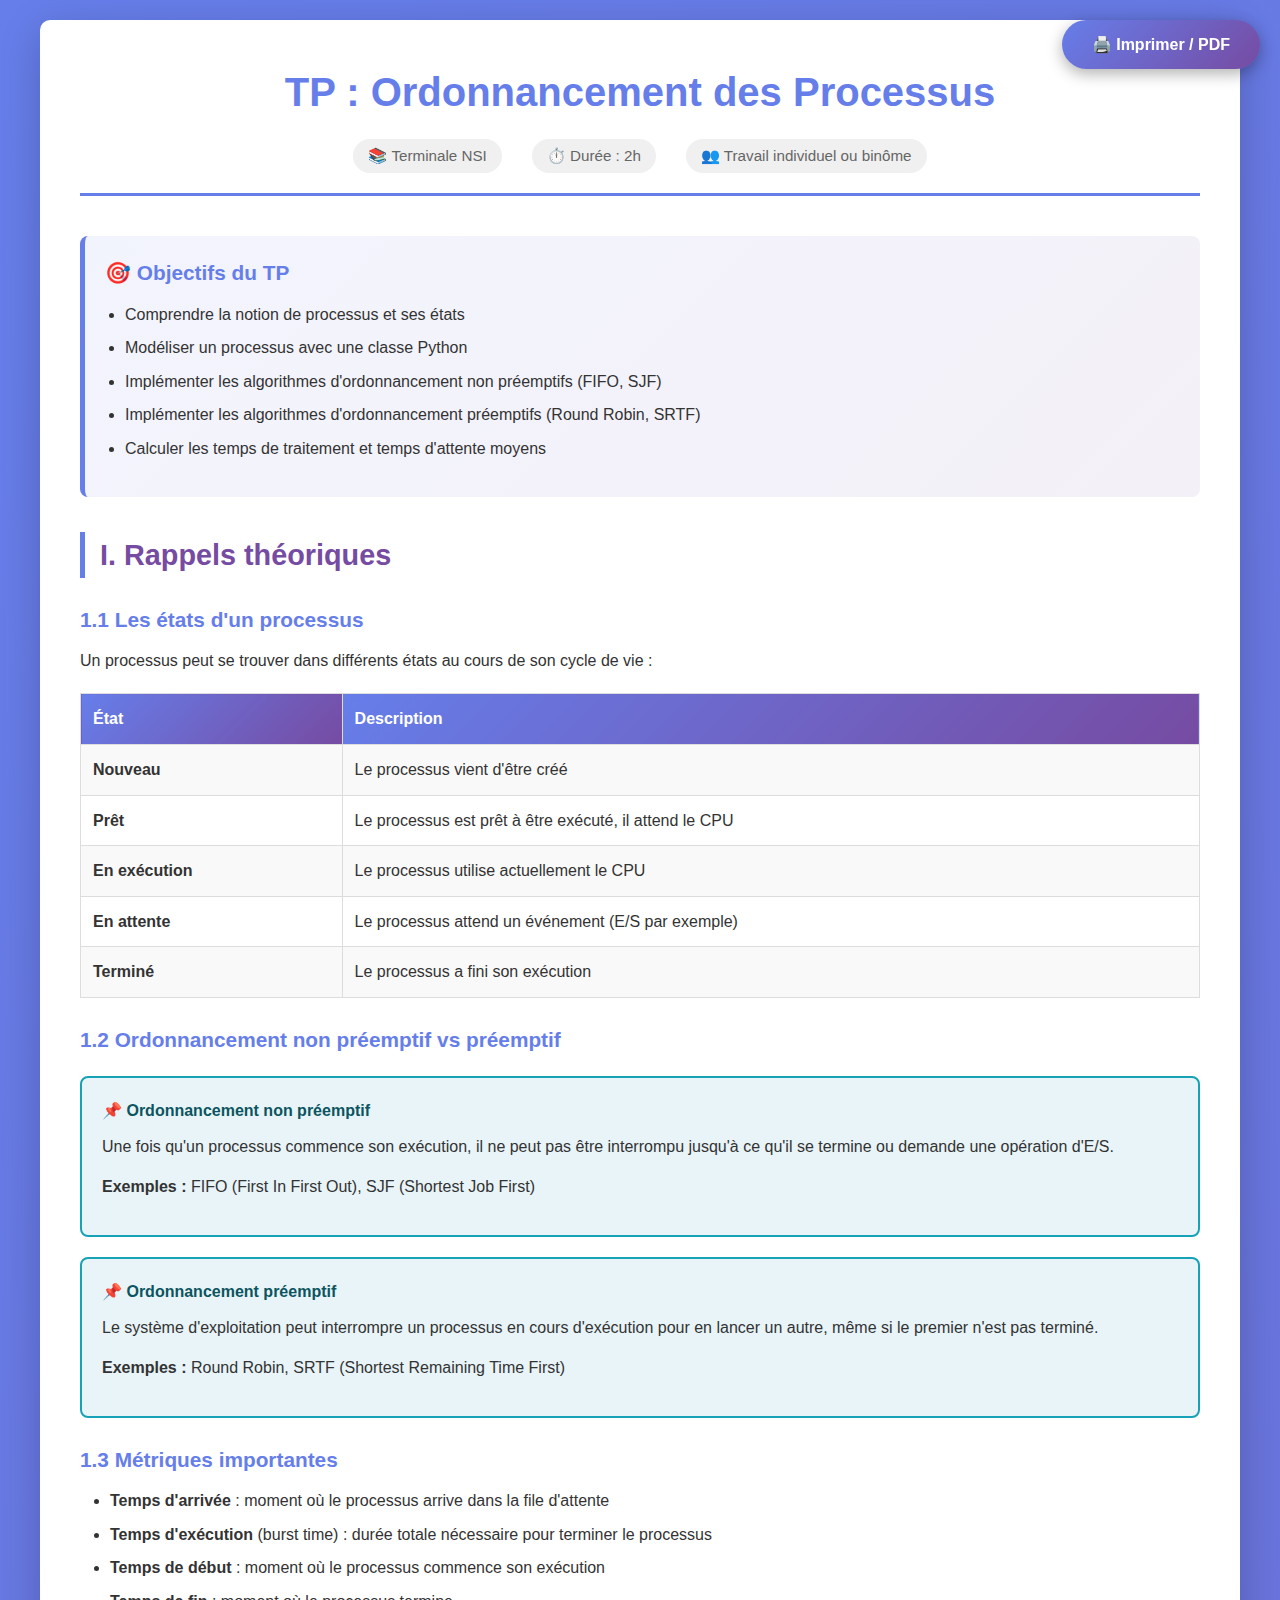
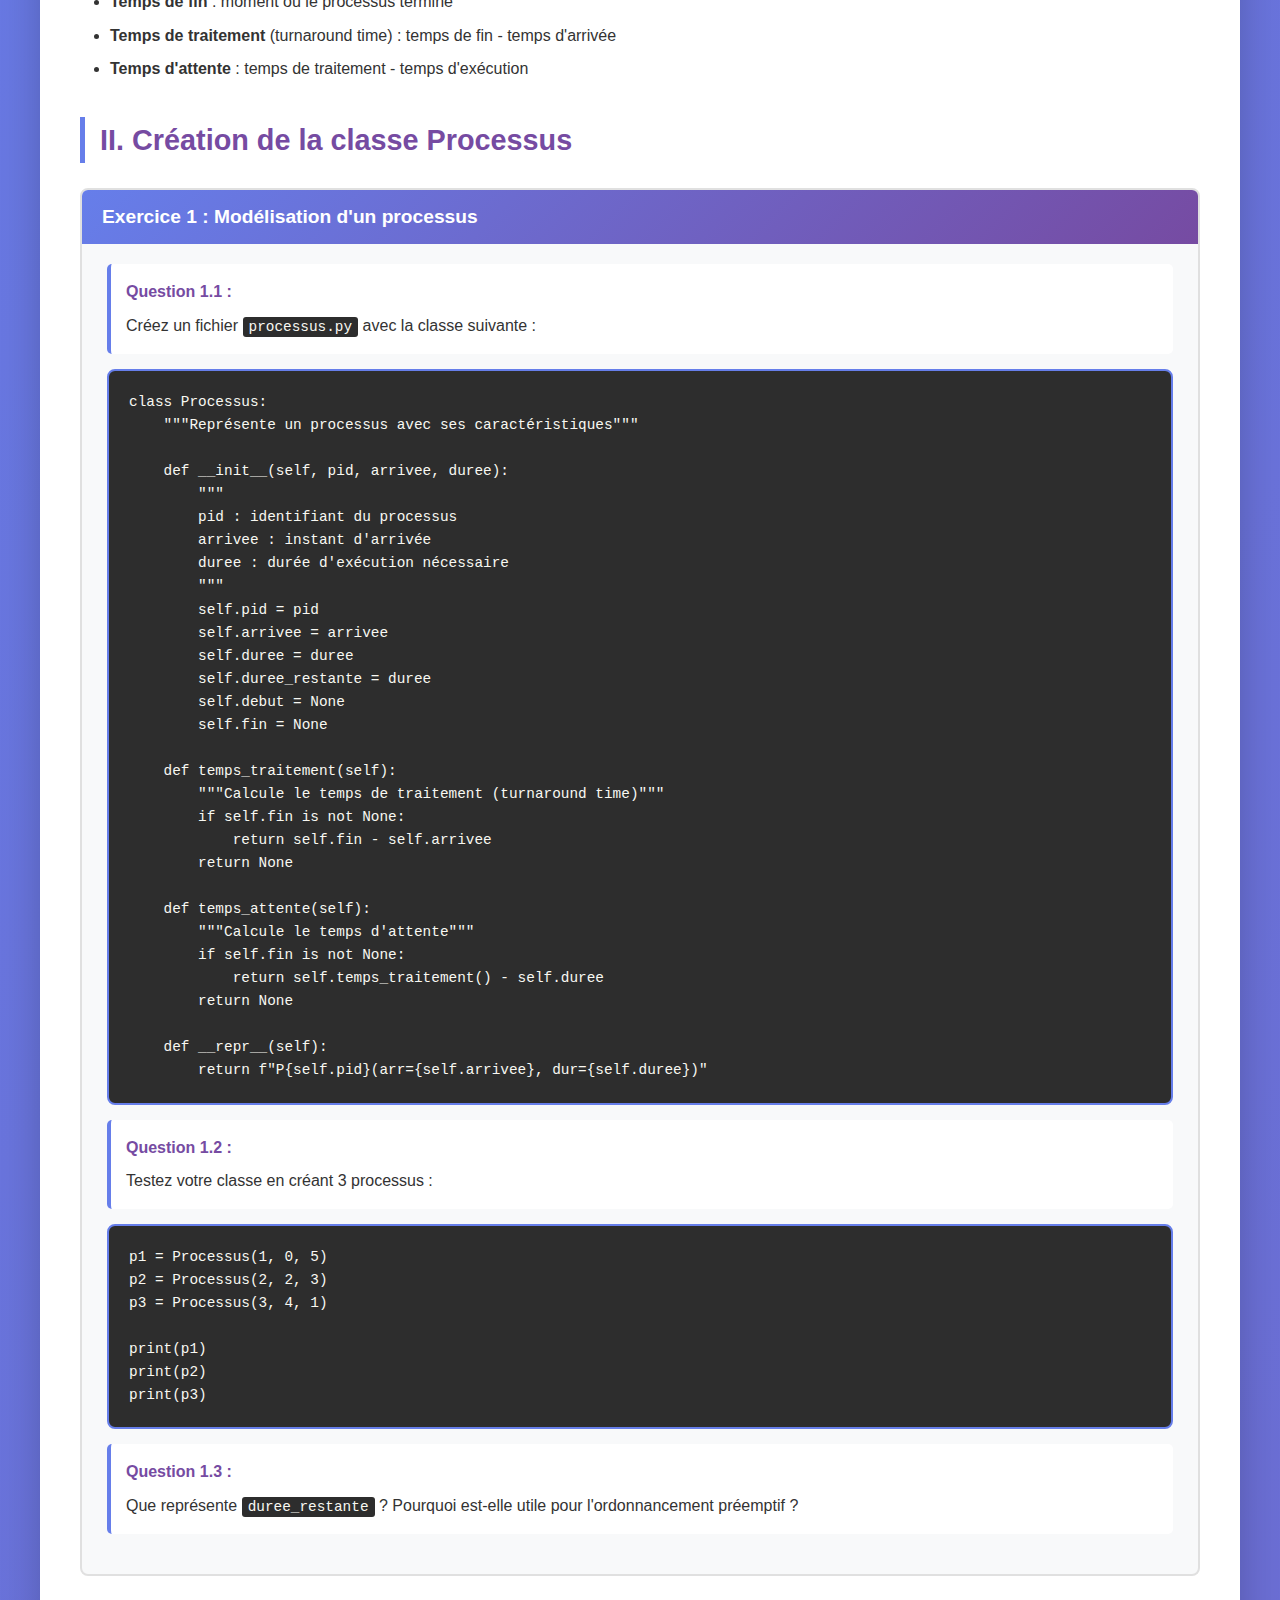
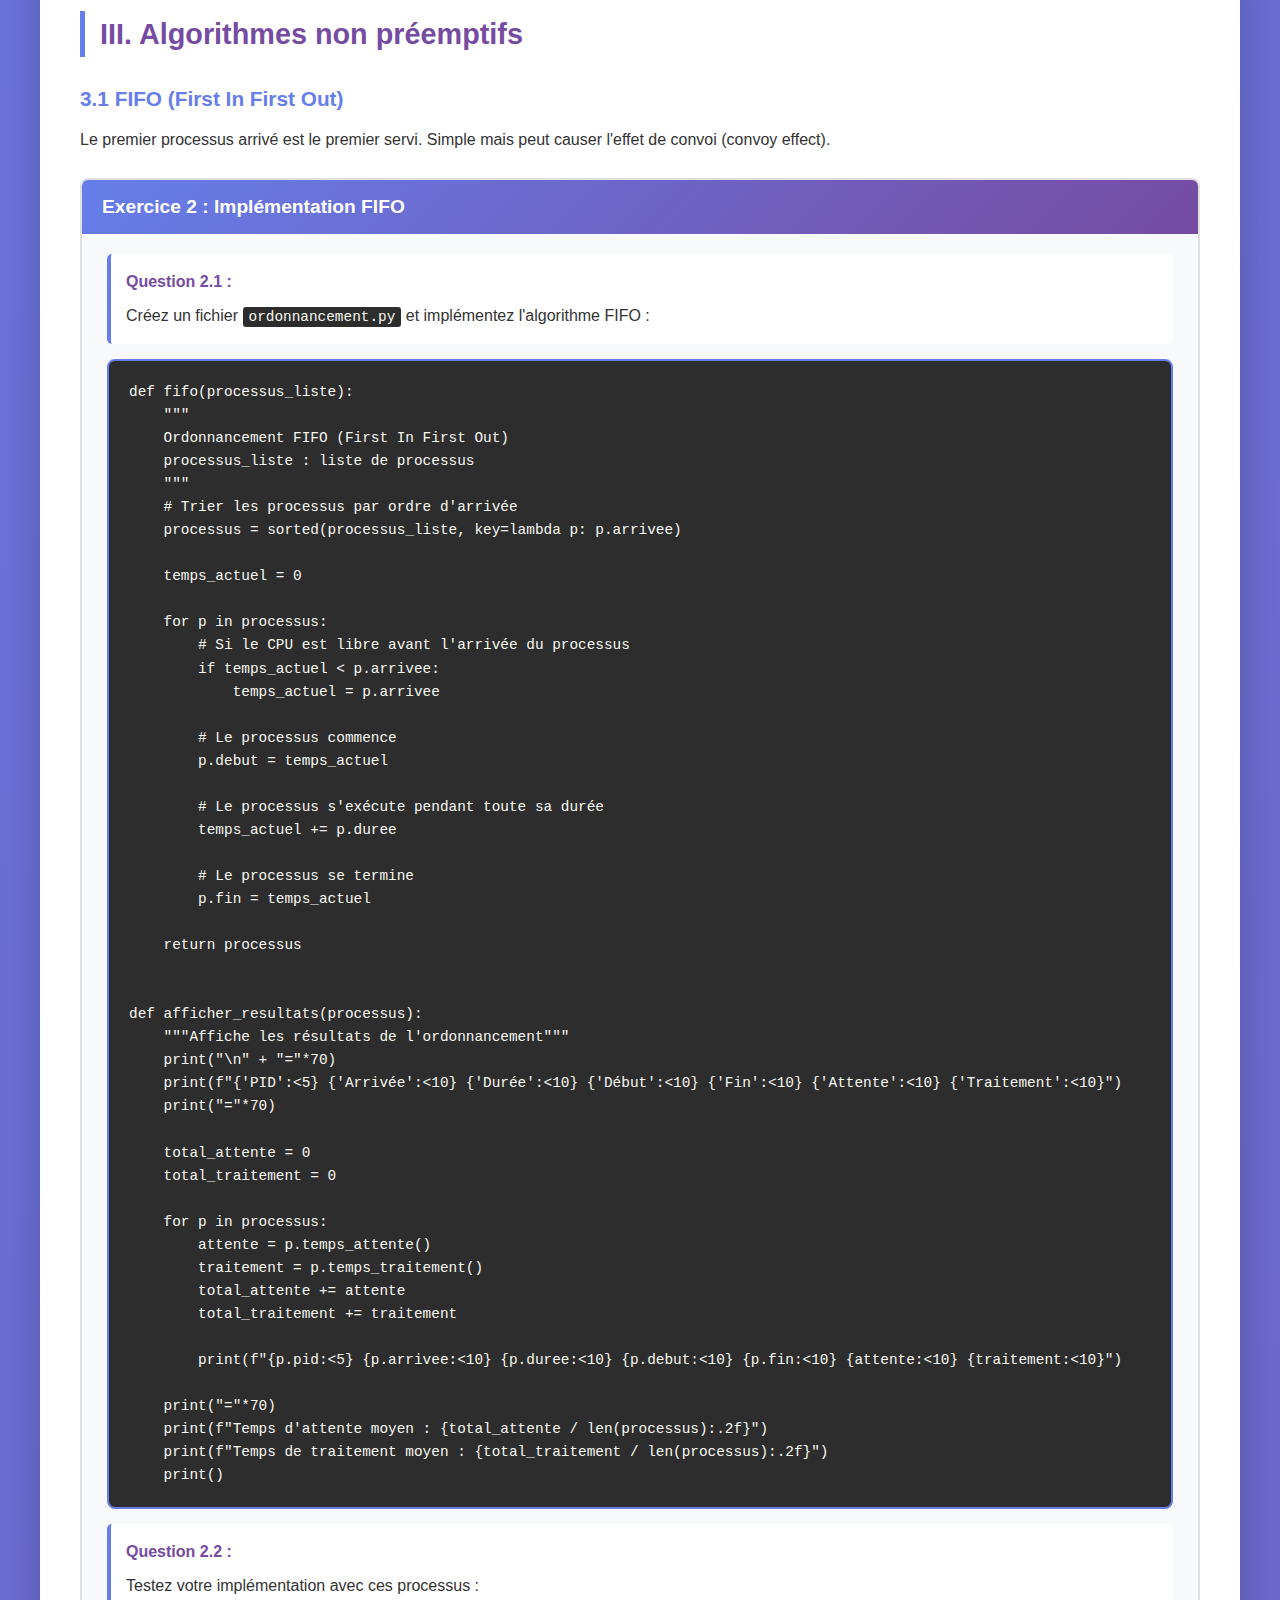
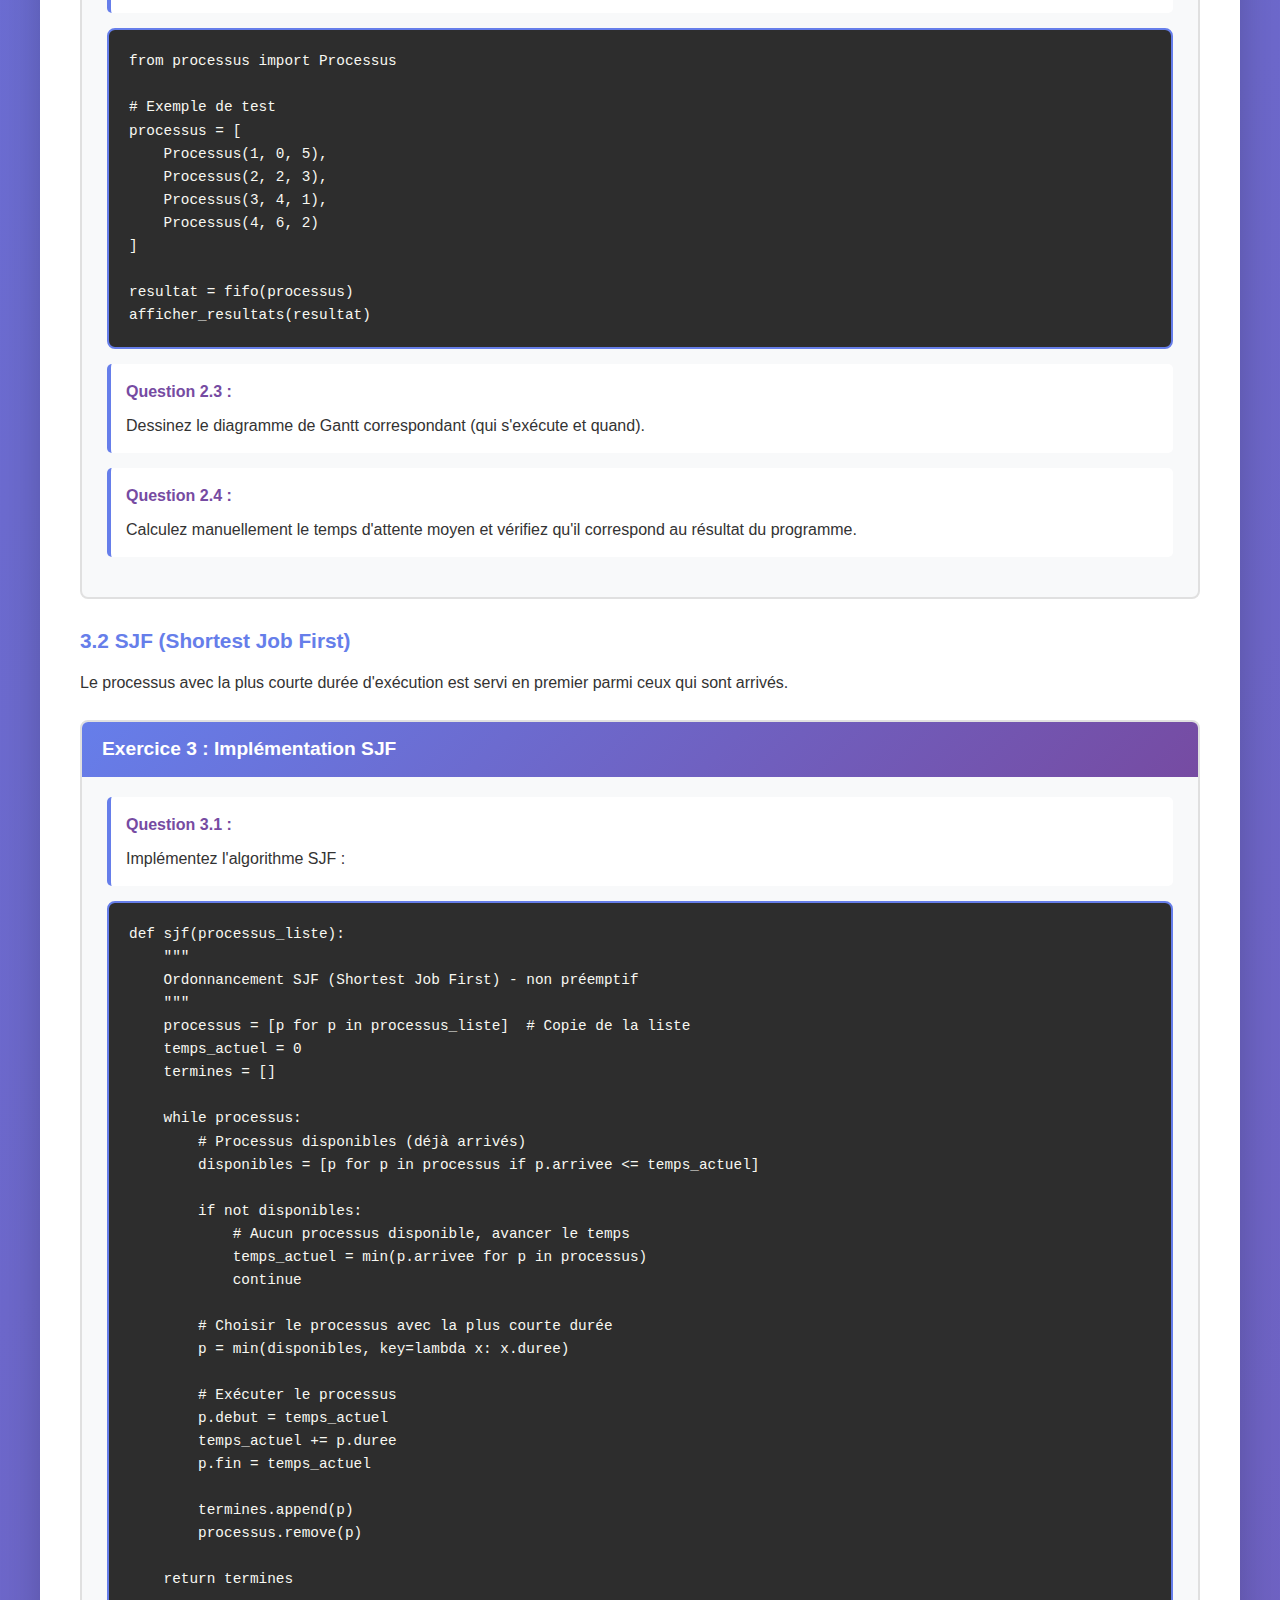
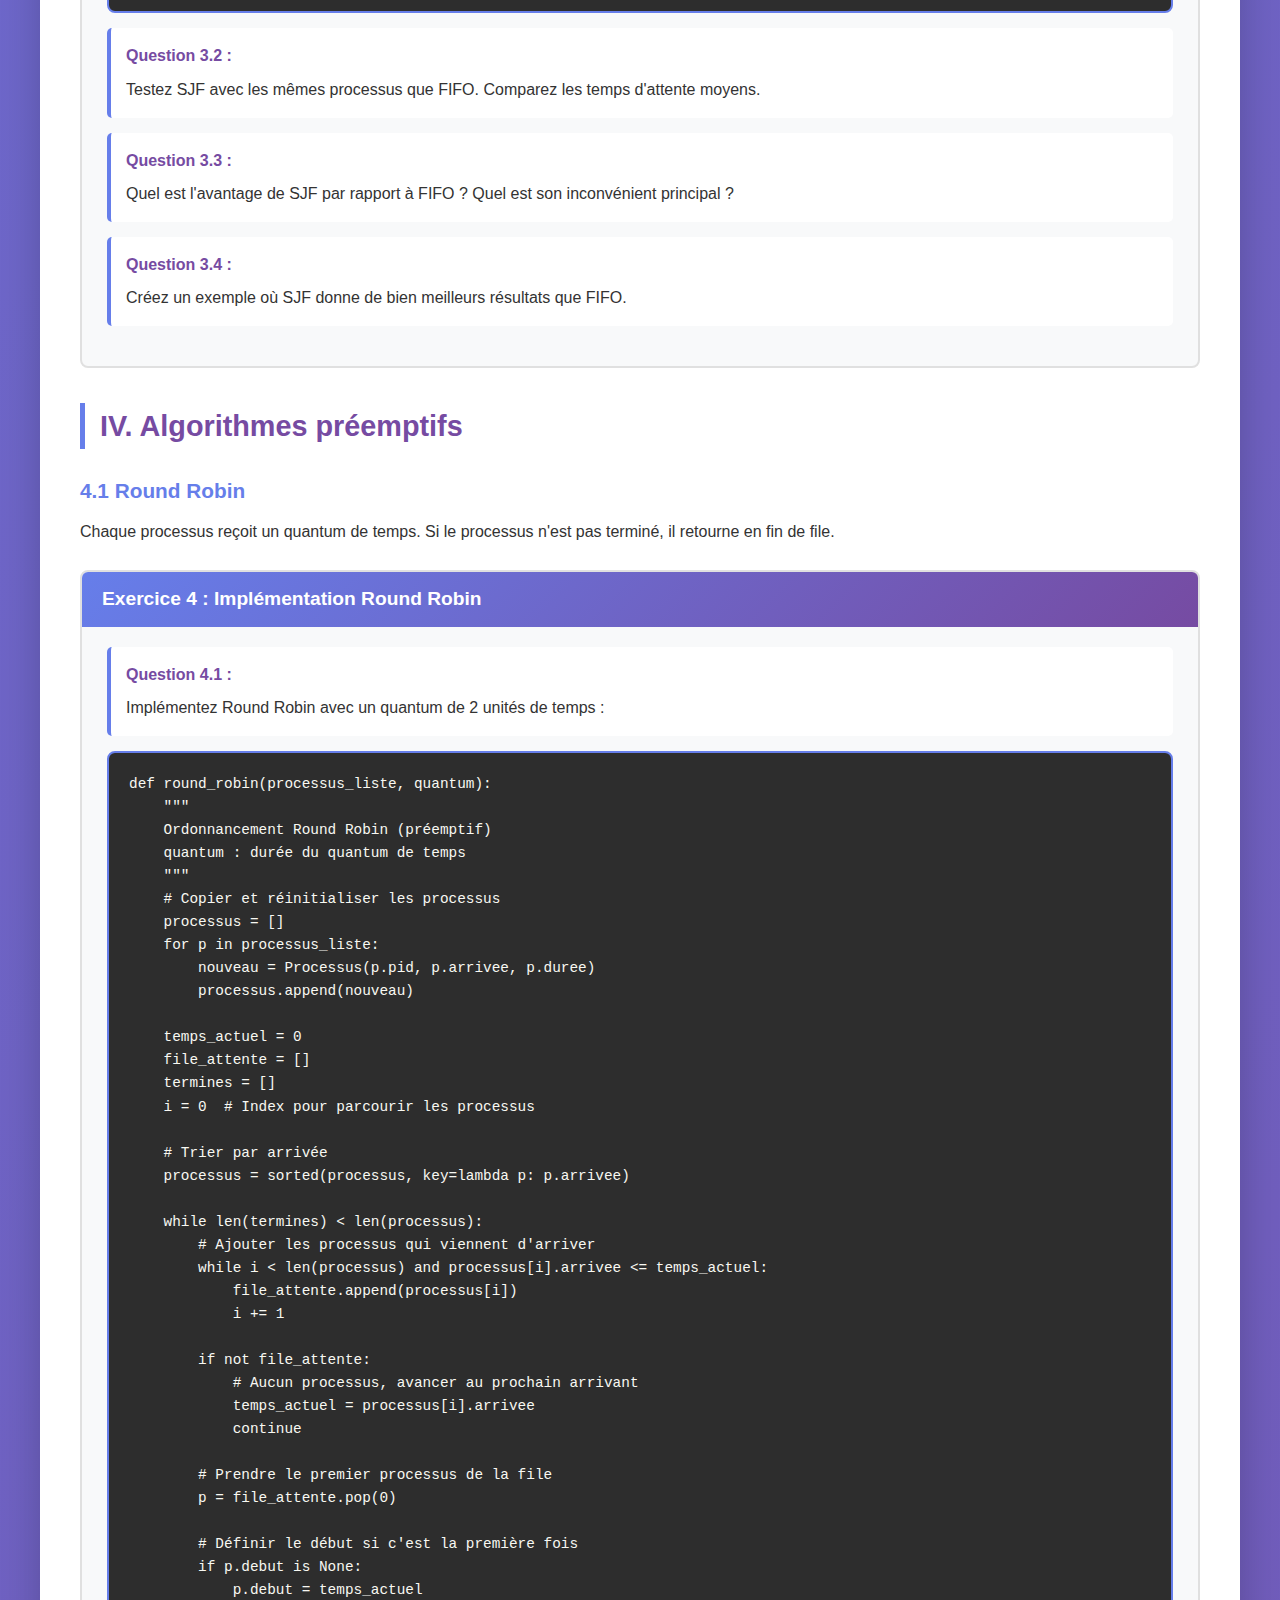
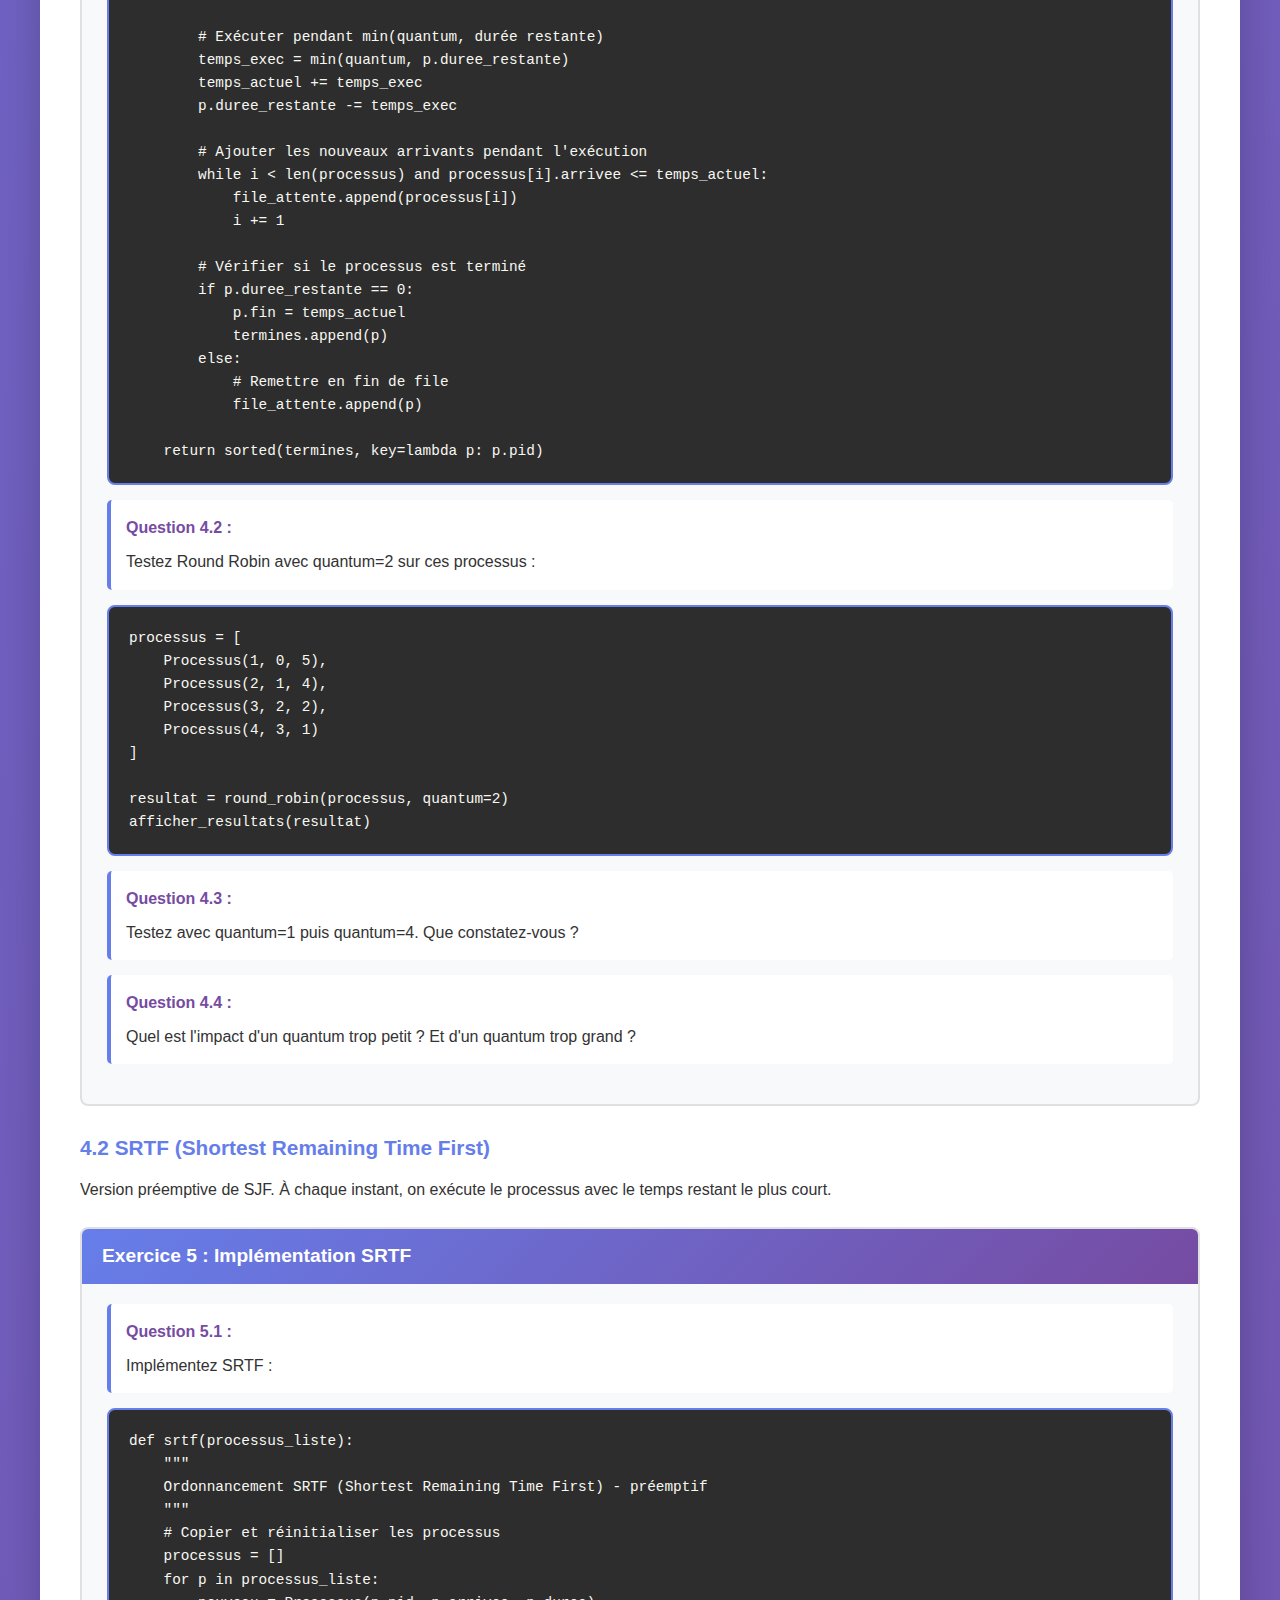
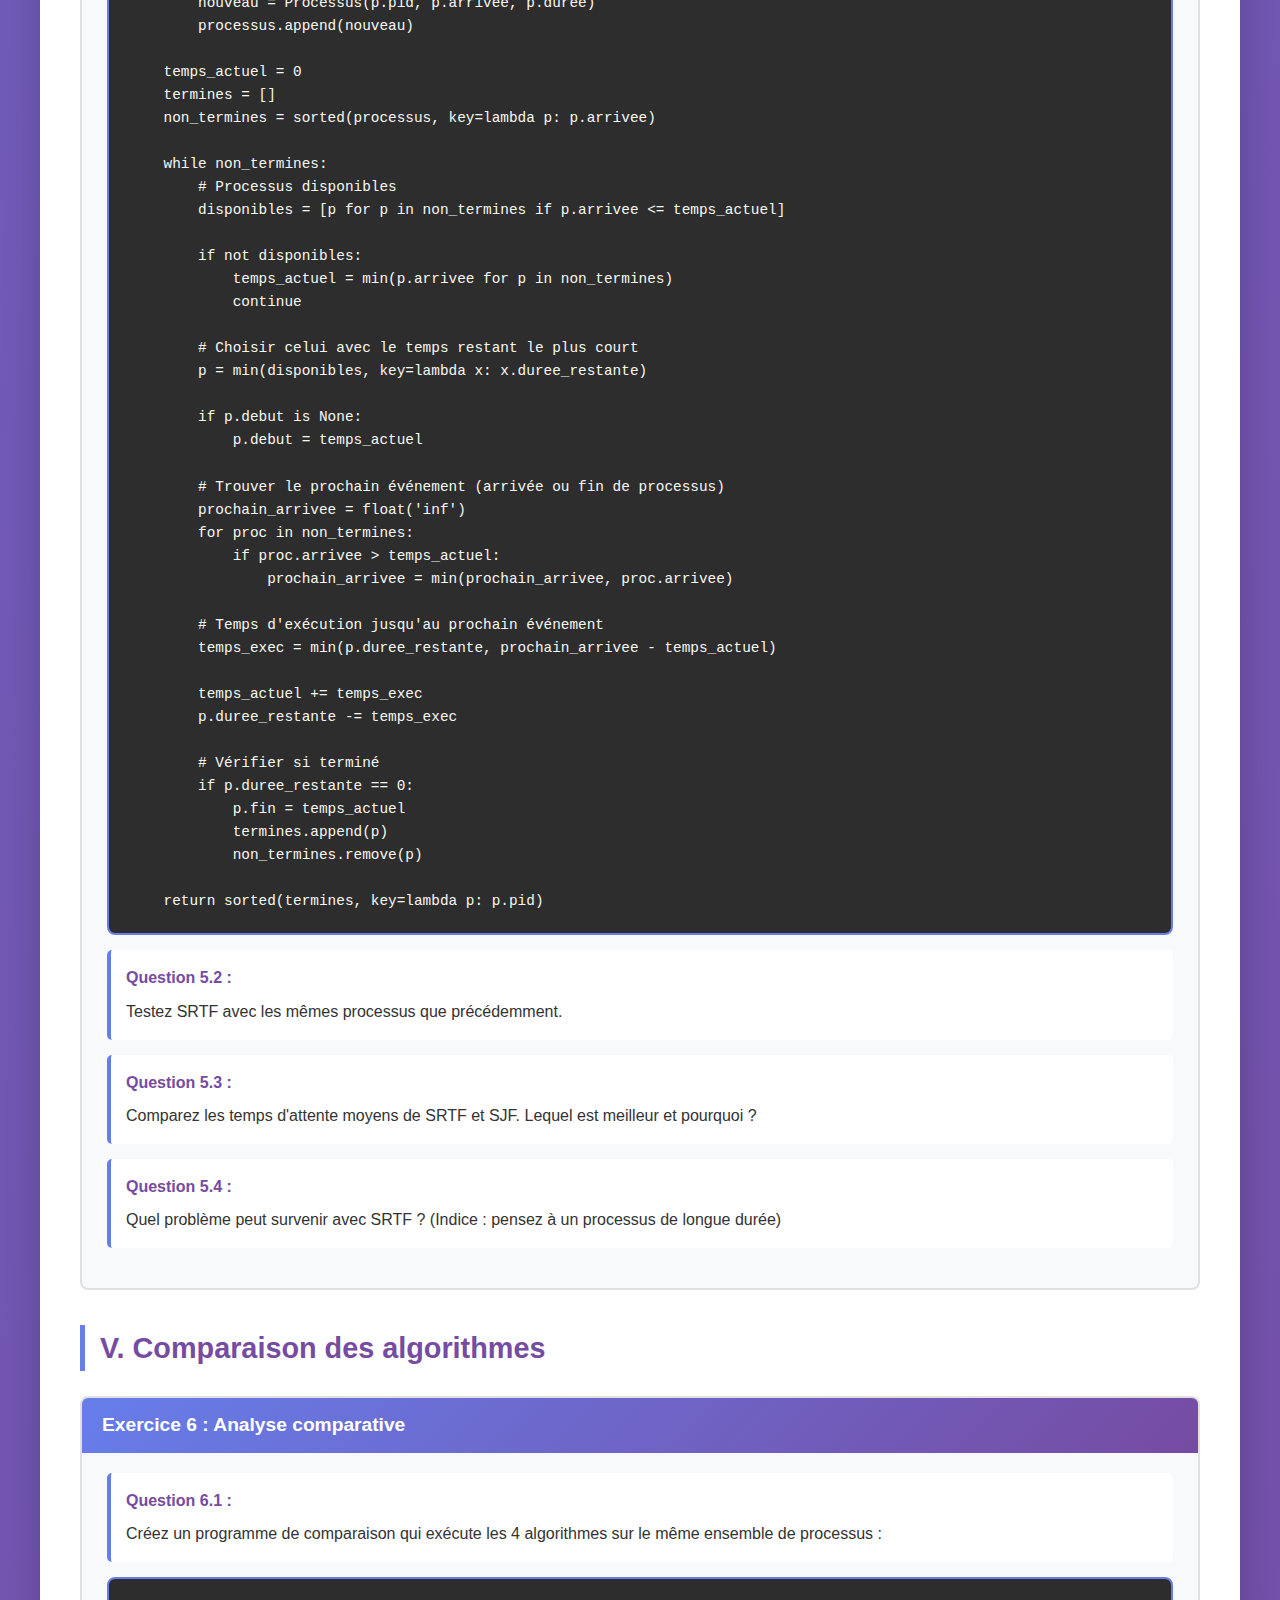
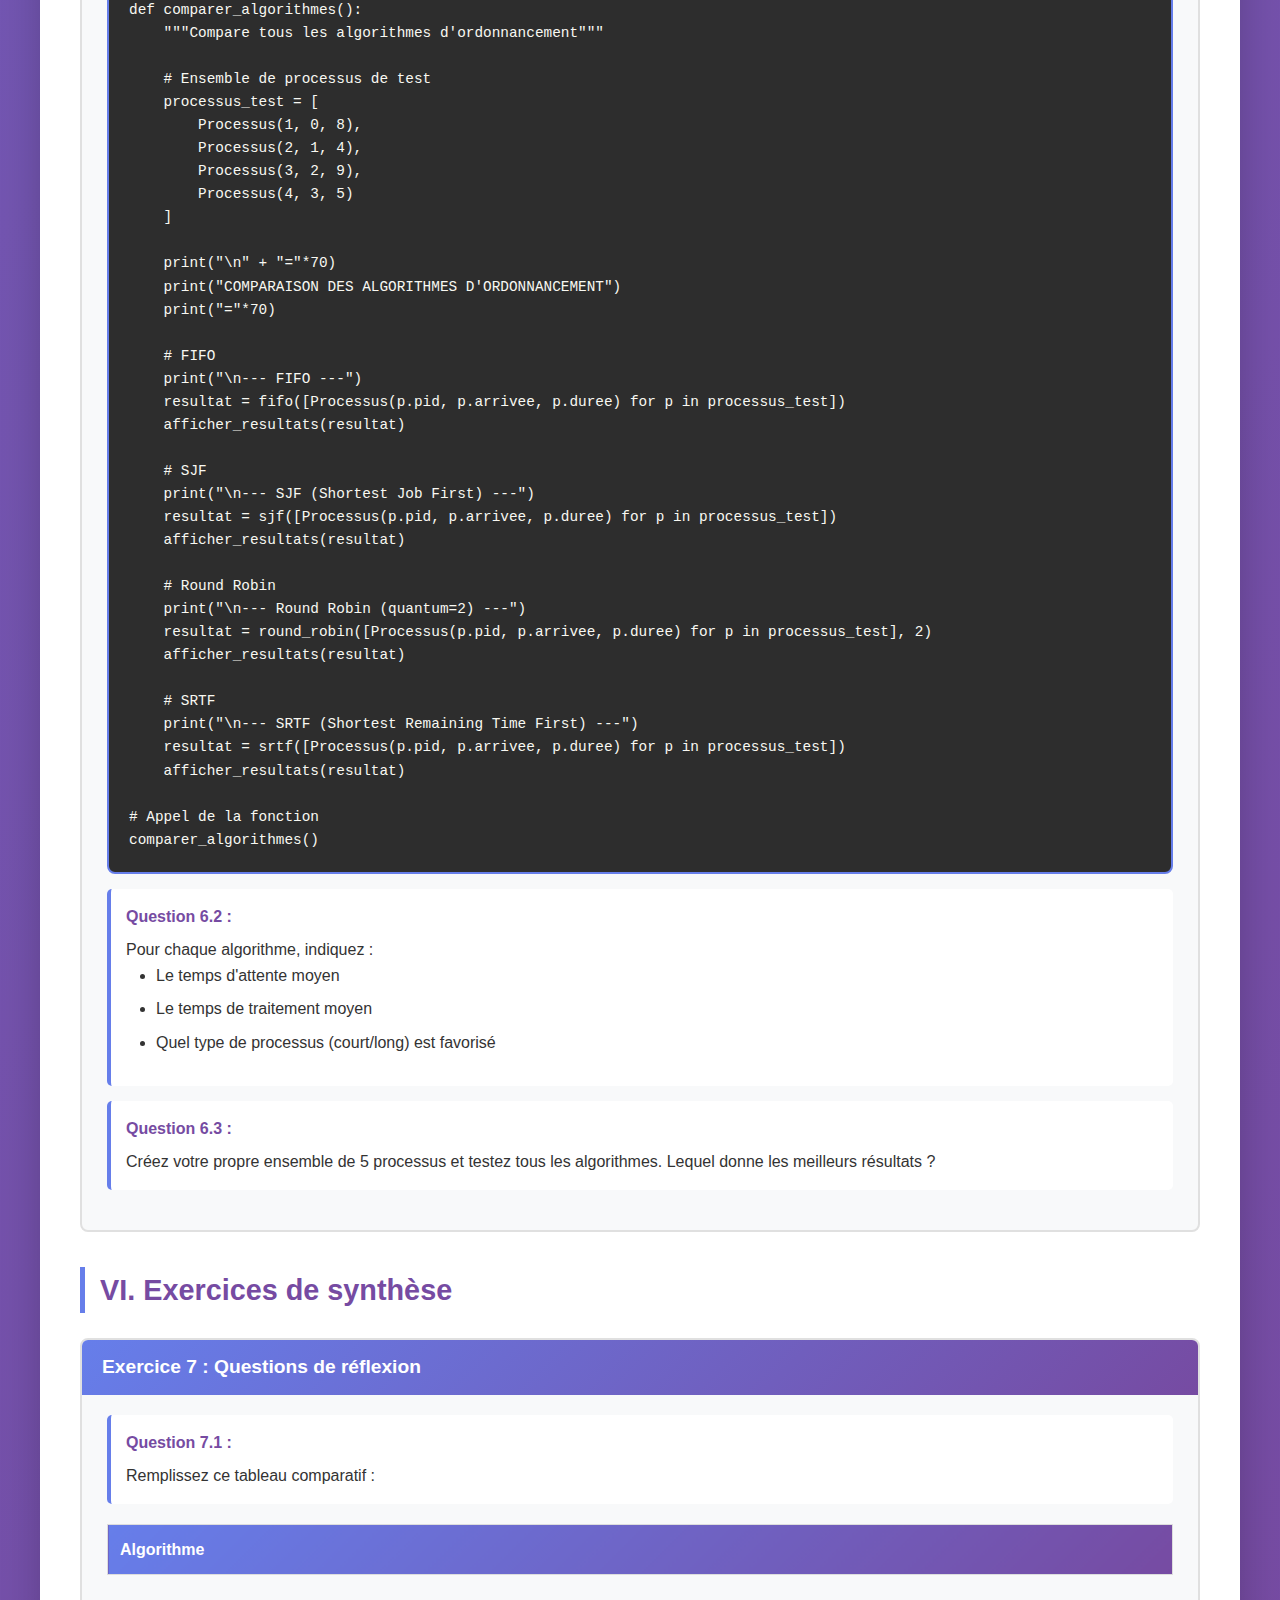
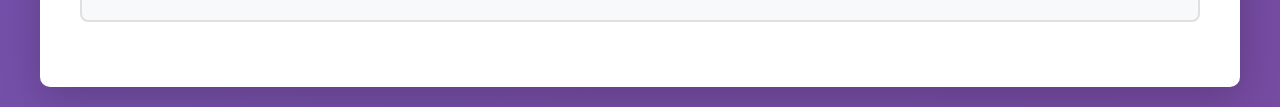
<file: Mini_projet_PROCESS_POO.html>
<!DOCTYPE html>
<html lang="fr">
<head>
    <meta charset="UTF-8">
    <meta name="viewport" content="width=device-width, initial-scale=1.0">
    <title>TP Ordonnancement des Processus - TNSI</title>
    <style>
        * {
            margin: 0;
            padding: 0;
            box-sizing: border-box;
        }

        body {
            font-family: 'Segoe UI', Tahoma, Geneva, Verdana, sans-serif;
            line-height: 1.6;
            color: #333;
            background: linear-gradient(135deg, #667eea 0%, #764ba2 100%);
            padding: 20px;
        }

        .container {
            max-width: 1200px;
            margin: 0 auto;
            background: white;
            padding: 40px;
            border-radius: 10px;
            box-shadow: 0 10px 40px rgba(0,0,0,0.2);
        }

        header {
            text-align: center;
            margin-bottom: 40px;
            padding-bottom: 20px;
            border-bottom: 3px solid #667eea;
        }

        h1 {
            color: #667eea;
            font-size: 2.5em;
            margin-bottom: 10px;
        }

        .metadata {
            display: flex;
            justify-content: center;
            gap: 30px;
            font-size: 0.95em;
            color: #666;
            margin-top: 15px;
        }

        .metadata span {
            background: #f0f0f0;
            padding: 5px 15px;
            border-radius: 20px;
        }

        h2 {
            color: #764ba2;
            margin-top: 35px;
            margin-bottom: 15px;
            font-size: 1.8em;
            border-left: 5px solid #667eea;
            padding-left: 15px;
        }

        h3 {
            color: #667eea;
            margin-top: 25px;
            margin-bottom: 12px;
            font-size: 1.3em;
        }

        p {
            margin-bottom: 15px;
            text-align: justify;
        }

        .objectifs {
            background: linear-gradient(135deg, #667eea15, #764ba215);
            padding: 20px;
            border-radius: 8px;
            margin: 25px 0;
            border-left: 5px solid #667eea;
        }

        .objectifs h3 {
            margin-top: 0;
        }

        .objectifs ul {
            margin-left: 20px;
            margin-top: 10px;
        }

        .exercice {
            background: #f8f9fa;
            padding: 25px;
            margin: 25px 0;
            border-radius: 8px;
            border: 2px solid #e0e0e0;
        }

        .exercice-header {
            background: linear-gradient(135deg, #667eea, #764ba2);
            color: white;
            padding: 12px 20px;
            margin: -25px -25px 20px -25px;
            border-radius: 6px 6px 0 0;
            font-weight: bold;
            font-size: 1.2em;
        }

        .question {
            background: white;
            padding: 15px;
            margin: 15px 0;
            border-radius: 5px;
            border-left: 4px solid #667eea;
        }

        .question strong {
            color: #764ba2;
            display: block;
            margin-bottom: 8px;
        }

        code {
            background: #2d2d2d;
            color: #f8f8f2;
            padding: 2px 6px;
            border-radius: 3px;
            font-family: 'Courier New', monospace;
            font-size: 0.9em;
        }

        pre {
            background: #2d2d2d;
            color: #f8f8f2;
            padding: 20px;
            border-radius: 8px;
            overflow-x: auto;
            margin: 15px 0;
            border: 2px solid #667eea;
        }

        pre code {
            background: none;
            padding: 0;
        }

        .note {
            background: #fff3cd;
            border-left: 5px solid #ffc107;
            padding: 15px;
            margin: 20px 0;
            border-radius: 5px;
        }

        .note strong {
            color: #856404;
        }

        .attention {
            background: #f8d7da;
            border-left: 5px solid #dc3545;
            padding: 15px;
            margin: 20px 0;
            border-radius: 5px;
        }

        .attention strong {
            color: #721c24;
        }

        .info {
            background: #d1ecf1;
            border-left: 5px solid #17a2b8;
            padding: 15px;
            margin: 20px 0;
            border-radius: 5px;
        }

        .info strong {
            color: #0c5460;
        }

        .print-btn {
            position: fixed;
            top: 20px;
            right: 20px;
            background: linear-gradient(135deg, #667eea, #764ba2);
            color: white;
            border: none;
            padding: 15px 30px;
            font-size: 16px;
            border-radius: 50px;
            cursor: pointer;
            box-shadow: 0 5px 15px rgba(0,0,0,0.3);
            transition: all 0.3s ease;
            font-weight: bold;
            z-index: 1000;
        }

        .print-btn:hover {
            transform: translateY(-3px);
            box-shadow: 0 8px 20px rgba(0,0,0,0.4);
        }

        .print-btn:active {
            transform: translateY(-1px);
        }

        table {
            width: 100%;
            border-collapse: collapse;
            margin: 20px 0;
        }

        th, td {
            border: 1px solid #ddd;
            padding: 12px;
            text-align: left;
        }

        th {
            background: linear-gradient(135deg, #667eea, #764ba2);
            color: white;
            font-weight: bold;
        }

        tr:nth-child(even) {
            background: #f9f9f9;
        }

        ul, ol {
            margin-left: 30px;
            margin-bottom: 15px;
        }

        li {
            margin-bottom: 8px;
        }

        .algo-box {
            background: #e8f4f8;
            border: 2px solid #17a2b8;
            padding: 20px;
            margin: 20px 0;
            border-radius: 8px;
        }

        .algo-box h4 {
            color: #0c5460;
            margin-bottom: 10px;
        }

        @media print {
            body {
                background: white;
                padding: 0;
            }

            .container {
                box-shadow: none;
                padding: 20px;
            }

            .print-btn {
                display: none;
            }

            .exercice, .question {
                page-break-inside: avoid;
            }

            h2 {
                page-break-after: avoid;
            }

            pre {
                page-break-inside: avoid;
            }
        }
    </style>
</head>
<body>
    <button class="print-btn" onclick="window.print()">🖨️ Imprimer / PDF</button>

    <div class="container">
        <header>
            <h1>TP : Ordonnancement des Processus</h1>
            <div class="metadata">
                <span>📚 Terminale NSI</span>
                <span>⏱️ Durée : 2h</span>
                <span>👥 Travail individuel ou binôme</span>
            </div>
        </header>

        <div class="objectifs">
            <h3>🎯 Objectifs du TP</h3>
            <ul>
                <li>Comprendre la notion de processus et ses états</li>
                <li>Modéliser un processus avec une classe Python</li>
                <li>Implémenter les algorithmes d'ordonnancement non préemptifs (FIFO, SJF)</li>
                <li>Implémenter les algorithmes d'ordonnancement préemptifs (Round Robin, SRTF)</li>
                <li>Calculer les temps de traitement et temps d'attente moyens</li>
            </ul>
        </div>

        <h2>I. Rappels théoriques</h2>

        <h3>1.1 Les états d'un processus</h3>
        <p>
            Un processus peut se trouver dans différents états au cours de son cycle de vie :
        </p>
        <table>
            <tr>
                <th>État</th>
                <th>Description</th>
            </tr>
            <tr>
                <td><strong>Nouveau</strong></td>
                <td>Le processus vient d'être créé</td>
            </tr>
            <tr>
                <td><strong>Prêt</strong></td>
                <td>Le processus est prêt à être exécuté, il attend le CPU</td>
            </tr>
            <tr>
                <td><strong>En exécution</strong></td>
                <td>Le processus utilise actuellement le CPU</td>
            </tr>
            <tr>
                <td><strong>En attente</strong></td>
                <td>Le processus attend un événement (E/S par exemple)</td>
            </tr>
            <tr>
                <td><strong>Terminé</strong></td>
                <td>Le processus a fini son exécution</td>
            </tr>
        </table>

        <h3>1.2 Ordonnancement non préemptif vs préemptif</h3>
        
        <div class="algo-box">
            <h4>📌 Ordonnancement non préemptif</h4>
            <p>
                Une fois qu'un processus commence son exécution, il ne peut pas être interrompu jusqu'à ce qu'il se termine ou demande une opération d'E/S.
            </p>
            <p><strong>Exemples :</strong> FIFO (First In First Out), SJF (Shortest Job First)</p>
        </div>

        <div class="algo-box">
            <h4>📌 Ordonnancement préemptif</h4>
            <p>
                Le système d'exploitation peut interrompre un processus en cours d'exécution pour en lancer un autre, même si le premier n'est pas terminé.
            </p>
            <p><strong>Exemples :</strong> Round Robin, SRTF (Shortest Remaining Time First)</p>
        </div>

        <h3>1.3 Métriques importantes</h3>
        <ul>
            <li><strong>Temps d'arrivée</strong> : moment où le processus arrive dans la file d'attente</li>
            <li><strong>Temps d'exécution</strong> (burst time) : durée totale nécessaire pour terminer le processus</li>
            <li><strong>Temps de début</strong> : moment où le processus commence son exécution</li>
            <li><strong>Temps de fin</strong> : moment où le processus termine</li>
            <li><strong>Temps de traitement</strong> (turnaround time) : temps de fin - temps d'arrivée</li>
            <li><strong>Temps d'attente</strong> : temps de traitement - temps d'exécution</li>
        </ul>

        <h2>II. Création de la classe Processus</h2>

        <div class="exercice">
            <div class="exercice-header">Exercice 1 : Modélisation d'un processus</div>
            
            <div class="question">
                <strong>Question 1.1 :</strong> Créez un fichier <code>processus.py</code> avec la classe suivante :
            </div>

<pre><code>class Processus:
    """Représente un processus avec ses caractéristiques"""
    
    def __init__(self, pid, arrivee, duree):
        """
        pid : identifiant du processus
        arrivee : instant d'arrivée
        duree : durée d'exécution nécessaire
        """
        self.pid = pid
        self.arrivee = arrivee
        self.duree = duree
        self.duree_restante = duree
        self.debut = None
        self.fin = None
        
    def temps_traitement(self):
        """Calcule le temps de traitement (turnaround time)"""
        if self.fin is not None:
            return self.fin - self.arrivee
        return None
    
    def temps_attente(self):
        """Calcule le temps d'attente"""
        if self.fin is not None:
            return self.temps_traitement() - self.duree
        return None
    
    def __repr__(self):
        return f"P{self.pid}(arr={self.arrivee}, dur={self.duree})"
</code></pre>

            <div class="question">
                <strong>Question 1.2 :</strong> Testez votre classe en créant 3 processus :
            </div>

<pre><code>p1 = Processus(1, 0, 5)
p2 = Processus(2, 2, 3)
p3 = Processus(3, 4, 1)

print(p1)
print(p2)
print(p3)
</code></pre>

            <div class="question">
                <strong>Question 1.3 :</strong> Que représente <code>duree_restante</code> ? Pourquoi est-elle utile pour l'ordonnancement préemptif ?
            </div>
        </div>

        <h2>III. Algorithmes non préemptifs</h2>

        <h3>3.1 FIFO (First In First Out)</h3>
        <p>
            Le premier processus arrivé est le premier servi. Simple mais peut causer l'effet de convoi (convoy effect).
        </p>

        <div class="exercice">
            <div class="exercice-header">Exercice 2 : Implémentation FIFO</div>
            
            <div class="question">
                <strong>Question 2.1 :</strong> Créez un fichier <code>ordonnancement.py</code> et implémentez l'algorithme FIFO :
            </div>

<pre><code>def fifo(processus_liste):
    """
    Ordonnancement FIFO (First In First Out)
    processus_liste : liste de processus
    """
    # Trier les processus par ordre d'arrivée
    processus = sorted(processus_liste, key=lambda p: p.arrivee)
    
    temps_actuel = 0
    
    for p in processus:
        # Si le CPU est libre avant l'arrivée du processus
        if temps_actuel < p.arrivee:
            temps_actuel = p.arrivee
        
        # Le processus commence
        p.debut = temps_actuel
        
        # Le processus s'exécute pendant toute sa durée
        temps_actuel += p.duree
        
        # Le processus se termine
        p.fin = temps_actuel
    
    return processus


def afficher_resultats(processus):
    """Affiche les résultats de l'ordonnancement"""
    print("\n" + "="*70)
    print(f"{'PID':<5} {'Arrivée':<10} {'Durée':<10} {'Début':<10} {'Fin':<10} {'Attente':<10} {'Traitement':<10}")
    print("="*70)
    
    total_attente = 0
    total_traitement = 0
    
    for p in processus:
        attente = p.temps_attente()
        traitement = p.temps_traitement()
        total_attente += attente
        total_traitement += traitement
        
        print(f"{p.pid:<5} {p.arrivee:<10} {p.duree:<10} {p.debut:<10} {p.fin:<10} {attente:<10} {traitement:<10}")
    
    print("="*70)
    print(f"Temps d'attente moyen : {total_attente / len(processus):.2f}")
    print(f"Temps de traitement moyen : {total_traitement / len(processus):.2f}")
    print()
</code></pre>

            <div class="question">
                <strong>Question 2.2 :</strong> Testez votre implémentation avec ces processus :
            </div>

<pre><code>from processus import Processus

# Exemple de test
processus = [
    Processus(1, 0, 5),
    Processus(2, 2, 3),
    Processus(3, 4, 1),
    Processus(4, 6, 2)
]

resultat = fifo(processus)
afficher_resultats(resultat)
</code></pre>

            <div class="question">
                <strong>Question 2.3 :</strong> Dessinez le diagramme de Gantt correspondant (qui s'exécute et quand).
            </div>

            <div class="question">
                <strong>Question 2.4 :</strong> Calculez manuellement le temps d'attente moyen et vérifiez qu'il correspond au résultat du programme.
            </div>
        </div>

        <h3>3.2 SJF (Shortest Job First)</h3>
        <p>
            Le processus avec la plus courte durée d'exécution est servi en premier parmi ceux qui sont arrivés.
        </p>

        <div class="exercice">
            <div class="exercice-header">Exercice 3 : Implémentation SJF</div>
            
            <div class="question">
                <strong>Question 3.1 :</strong> Implémentez l'algorithme SJF :
            </div>

<pre><code>def sjf(processus_liste):
    """
    Ordonnancement SJF (Shortest Job First) - non préemptif
    """
    processus = [p for p in processus_liste]  # Copie de la liste
    temps_actuel = 0
    termines = []
    
    while processus:
        # Processus disponibles (déjà arrivés)
        disponibles = [p for p in processus if p.arrivee <= temps_actuel]
        
        if not disponibles:
            # Aucun processus disponible, avancer le temps
            temps_actuel = min(p.arrivee for p in processus)
            continue
        
        # Choisir le processus avec la plus courte durée
        p = min(disponibles, key=lambda x: x.duree)
        
        # Exécuter le processus
        p.debut = temps_actuel
        temps_actuel += p.duree
        p.fin = temps_actuel
        
        termines.append(p)
        processus.remove(p)
    
    return termines
</code></pre>

            <div class="question">
                <strong>Question 3.2 :</strong> Testez SJF avec les mêmes processus que FIFO. Comparez les temps d'attente moyens.
            </div>

            <div class="question">
                <strong>Question 3.3 :</strong> Quel est l'avantage de SJF par rapport à FIFO ? Quel est son inconvénient principal ?
            </div>

            <div class="question">
                <strong>Question 3.4 :</strong> Créez un exemple où SJF donne de bien meilleurs résultats que FIFO.
            </div>
        </div>

        <h2>IV. Algorithmes préemptifs</h2>

        <h3>4.1 Round Robin</h3>
        <p>
            Chaque processus reçoit un quantum de temps. Si le processus n'est pas terminé, il retourne en fin de file.
        </p>

        <div class="exercice">
            <div class="exercice-header">Exercice 4 : Implémentation Round Robin</div>
            
            <div class="question">
                <strong>Question 4.1 :</strong> Implémentez Round Robin avec un quantum de 2 unités de temps :
            </div>

<pre><code>def round_robin(processus_liste, quantum):
    """
    Ordonnancement Round Robin (préemptif)
    quantum : durée du quantum de temps
    """
    # Copier et réinitialiser les processus
    processus = []
    for p in processus_liste:
        nouveau = Processus(p.pid, p.arrivee, p.duree)
        processus.append(nouveau)
    
    temps_actuel = 0
    file_attente = []
    termines = []
    i = 0  # Index pour parcourir les processus
    
    # Trier par arrivée
    processus = sorted(processus, key=lambda p: p.arrivee)
    
    while len(termines) < len(processus):
        # Ajouter les processus qui viennent d'arriver
        while i < len(processus) and processus[i].arrivee <= temps_actuel:
            file_attente.append(processus[i])
            i += 1
        
        if not file_attente:
            # Aucun processus, avancer au prochain arrivant
            temps_actuel = processus[i].arrivee
            continue
        
        # Prendre le premier processus de la file
        p = file_attente.pop(0)
        
        # Définir le début si c'est la première fois
        if p.debut is None:
            p.debut = temps_actuel
        
        # Exécuter pendant min(quantum, durée restante)
        temps_exec = min(quantum, p.duree_restante)
        temps_actuel += temps_exec
        p.duree_restante -= temps_exec
        
        # Ajouter les nouveaux arrivants pendant l'exécution
        while i < len(processus) and processus[i].arrivee <= temps_actuel:
            file_attente.append(processus[i])
            i += 1
        
        # Vérifier si le processus est terminé
        if p.duree_restante == 0:
            p.fin = temps_actuel
            termines.append(p)
        else:
            # Remettre en fin de file
            file_attente.append(p)
    
    return sorted(termines, key=lambda p: p.pid)
</code></pre>

            <div class="question">
                <strong>Question 4.2 :</strong> Testez Round Robin avec quantum=2 sur ces processus :
            </div>

<pre><code>processus = [
    Processus(1, 0, 5),
    Processus(2, 1, 4),
    Processus(3, 2, 2),
    Processus(4, 3, 1)
]

resultat = round_robin(processus, quantum=2)
afficher_resultats(resultat)
</code></pre>

            <div class="question">
                <strong>Question 4.3 :</strong> Testez avec quantum=1 puis quantum=4. Que constatez-vous ?
            </div>

            <div class="question">
                <strong>Question 4.4 :</strong> Quel est l'impact d'un quantum trop petit ? Et d'un quantum trop grand ?
            </div>
        </div>

        <h3>4.2 SRTF (Shortest Remaining Time First)</h3>
        <p>
            Version préemptive de SJF. À chaque instant, on exécute le processus avec le temps restant le plus court.
        </p>

        <div class="exercice">
            <div class="exercice-header">Exercice 5 : Implémentation SRTF</div>
            
            <div class="question">
                <strong>Question 5.1 :</strong> Implémentez SRTF :
            </div>

<pre><code>def srtf(processus_liste):
    """
    Ordonnancement SRTF (Shortest Remaining Time First) - préemptif
    """
    # Copier et réinitialiser les processus
    processus = []
    for p in processus_liste:
        nouveau = Processus(p.pid, p.arrivee, p.duree)
        processus.append(nouveau)
    
    temps_actuel = 0
    termines = []
    non_termines = sorted(processus, key=lambda p: p.arrivee)
    
    while non_termines:
        # Processus disponibles
        disponibles = [p for p in non_termines if p.arrivee <= temps_actuel]
        
        if not disponibles:
            temps_actuel = min(p.arrivee for p in non_termines)
            continue
        
        # Choisir celui avec le temps restant le plus court
        p = min(disponibles, key=lambda x: x.duree_restante)
        
        if p.debut is None:
            p.debut = temps_actuel
        
        # Trouver le prochain événement (arrivée ou fin de processus)
        prochain_arrivee = float('inf')
        for proc in non_termines:
            if proc.arrivee > temps_actuel:
                prochain_arrivee = min(prochain_arrivee, proc.arrivee)
        
        # Temps d'exécution jusqu'au prochain événement
        temps_exec = min(p.duree_restante, prochain_arrivee - temps_actuel)
        
        temps_actuel += temps_exec
        p.duree_restante -= temps_exec
        
        # Vérifier si terminé
        if p.duree_restante == 0:
            p.fin = temps_actuel
            termines.append(p)
            non_termines.remove(p)
    
    return sorted(termines, key=lambda p: p.pid)
</code></pre>

            <div class="question">
                <strong>Question 5.2 :</strong> Testez SRTF avec les mêmes processus que précédemment.
            </div>

            <div class="question">
                <strong>Question 5.3 :</strong> Comparez les temps d'attente moyens de SRTF et SJF. Lequel est meilleur et pourquoi ?
            </div>

            <div class="question">
                <strong>Question 5.4 :</strong> Quel problème peut survenir avec SRTF ? (Indice : pensez à un processus de longue durée)
            </div>
        </div>

        <h2>V. Comparaison des algorithmes</h2>

        <div class="exercice">
            <div class="exercice-header">Exercice 6 : Analyse comparative</div>
            
            <div class="question">
                <strong>Question 6.1 :</strong> Créez un programme de comparaison qui exécute les 4 algorithmes sur le même ensemble de processus :
            </div>

<pre><code>def comparer_algorithmes():
    """Compare tous les algorithmes d'ordonnancement"""
    
    # Ensemble de processus de test
    processus_test = [
        Processus(1, 0, 8),
        Processus(2, 1, 4),
        Processus(3, 2, 9),
        Processus(4, 3, 5)
    ]
    
    print("\n" + "="*70)
    print("COMPARAISON DES ALGORITHMES D'ORDONNANCEMENT")
    print("="*70)
    
    # FIFO
    print("\n--- FIFO ---")
    resultat = fifo([Processus(p.pid, p.arrivee, p.duree) for p in processus_test])
    afficher_resultats(resultat)
    
    # SJF
    print("\n--- SJF (Shortest Job First) ---")
    resultat = sjf([Processus(p.pid, p.arrivee, p.duree) for p in processus_test])
    afficher_resultats(resultat)
    
    # Round Robin
    print("\n--- Round Robin (quantum=2) ---")
    resultat = round_robin([Processus(p.pid, p.arrivee, p.duree) for p in processus_test], 2)
    afficher_resultats(resultat)
    
    # SRTF
    print("\n--- SRTF (Shortest Remaining Time First) ---")
    resultat = srtf([Processus(p.pid, p.arrivee, p.duree) for p in processus_test])
    afficher_resultats(resultat)

# Appel de la fonction
comparer_algorithmes()
</code></pre>

            <div class="question">
                <strong>Question 6.2 :</strong> Pour chaque algorithme, indiquez :
                <ul>
                    <li>Le temps d'attente moyen</li>
                    <li>Le temps de traitement moyen</li>
                    <li>Quel type de processus (court/long) est favorisé</li>
                </ul>
            </div>

            <div class="question">
                <strong>Question 6.3 :</strong> Créez votre propre ensemble de 5 processus et testez tous les algorithmes. Lequel donne les meilleurs résultats ?
            </div>
        </div>

        <h2>VI. Exercices de synthèse</h2>

        <div class="exercice">
            <div class="exercice-header">Exercice 7 : Questions de réflexion</div>
            
            <div class="question">
                <strong>Question 7.1 :</strong> Remplissez ce tableau comparatif :
            </div>

            <table>
                <tr>
                    <th>Algorithme</th>
</file>
